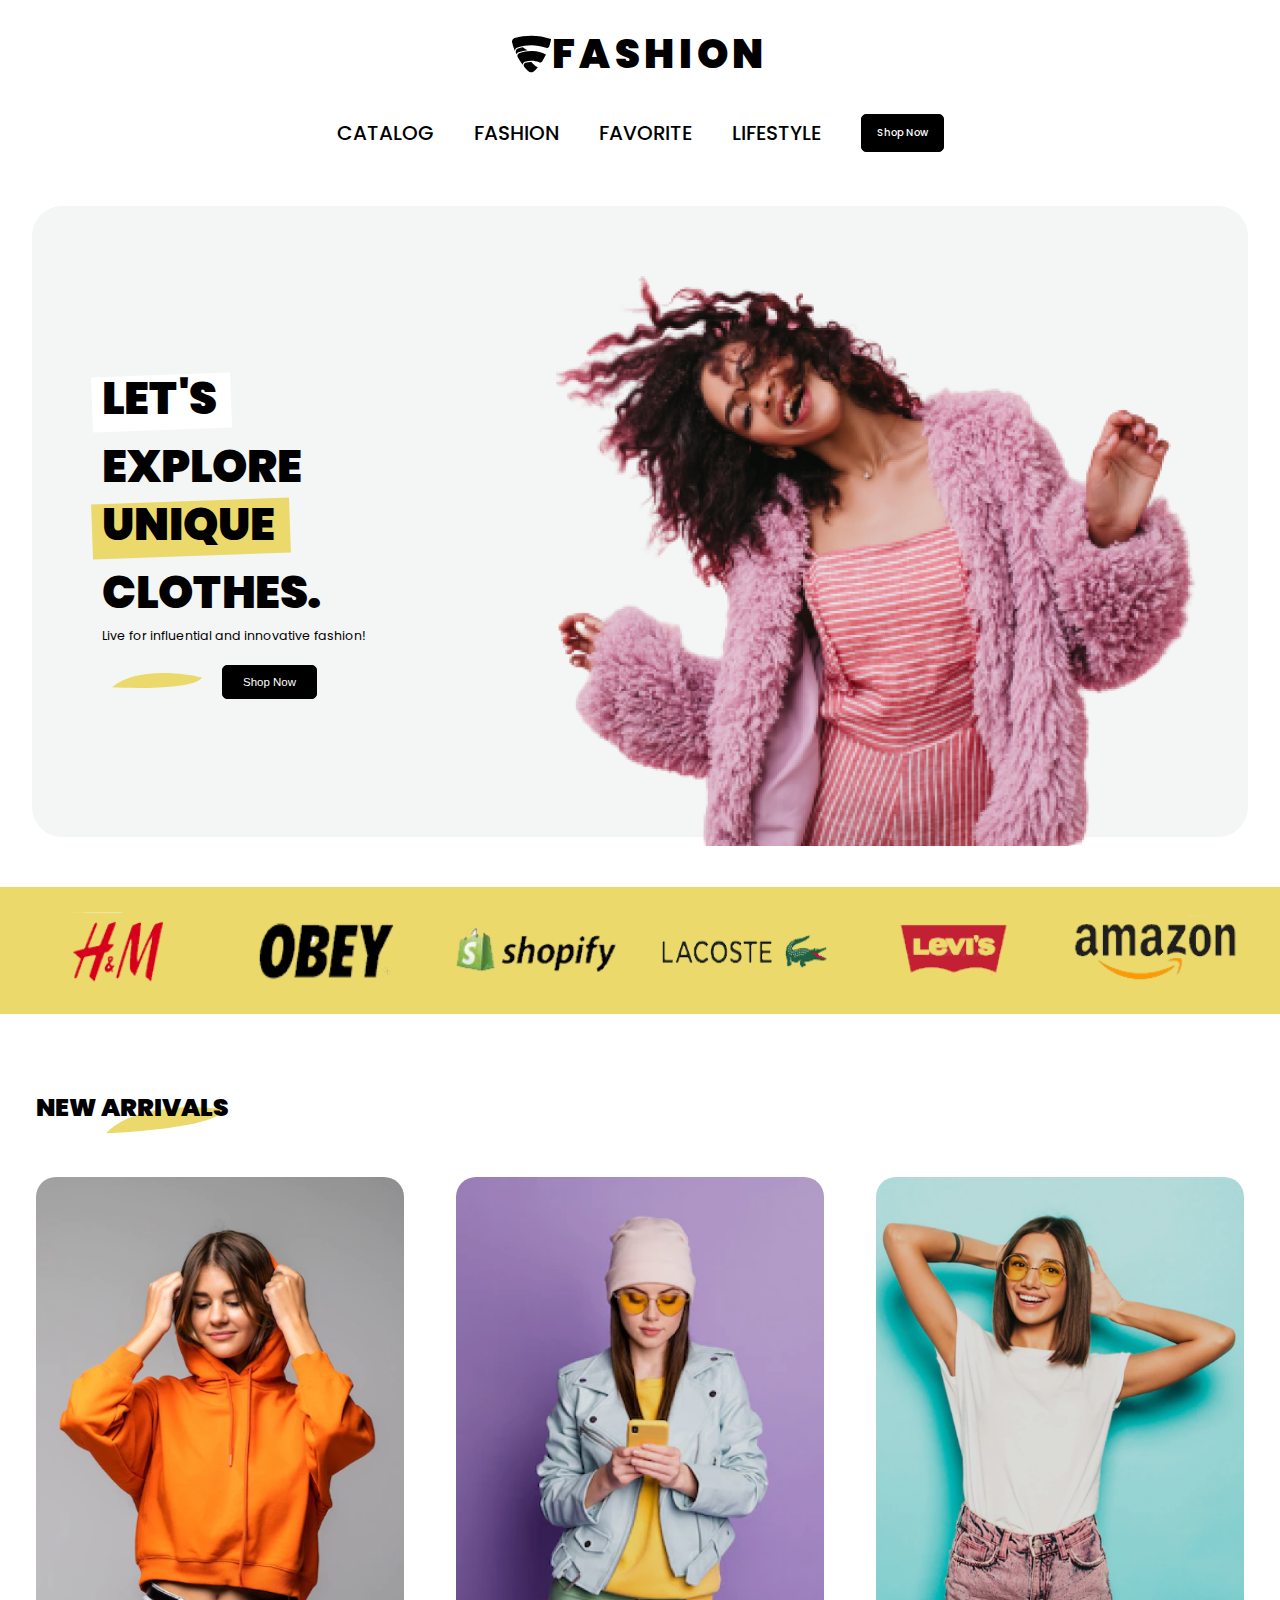
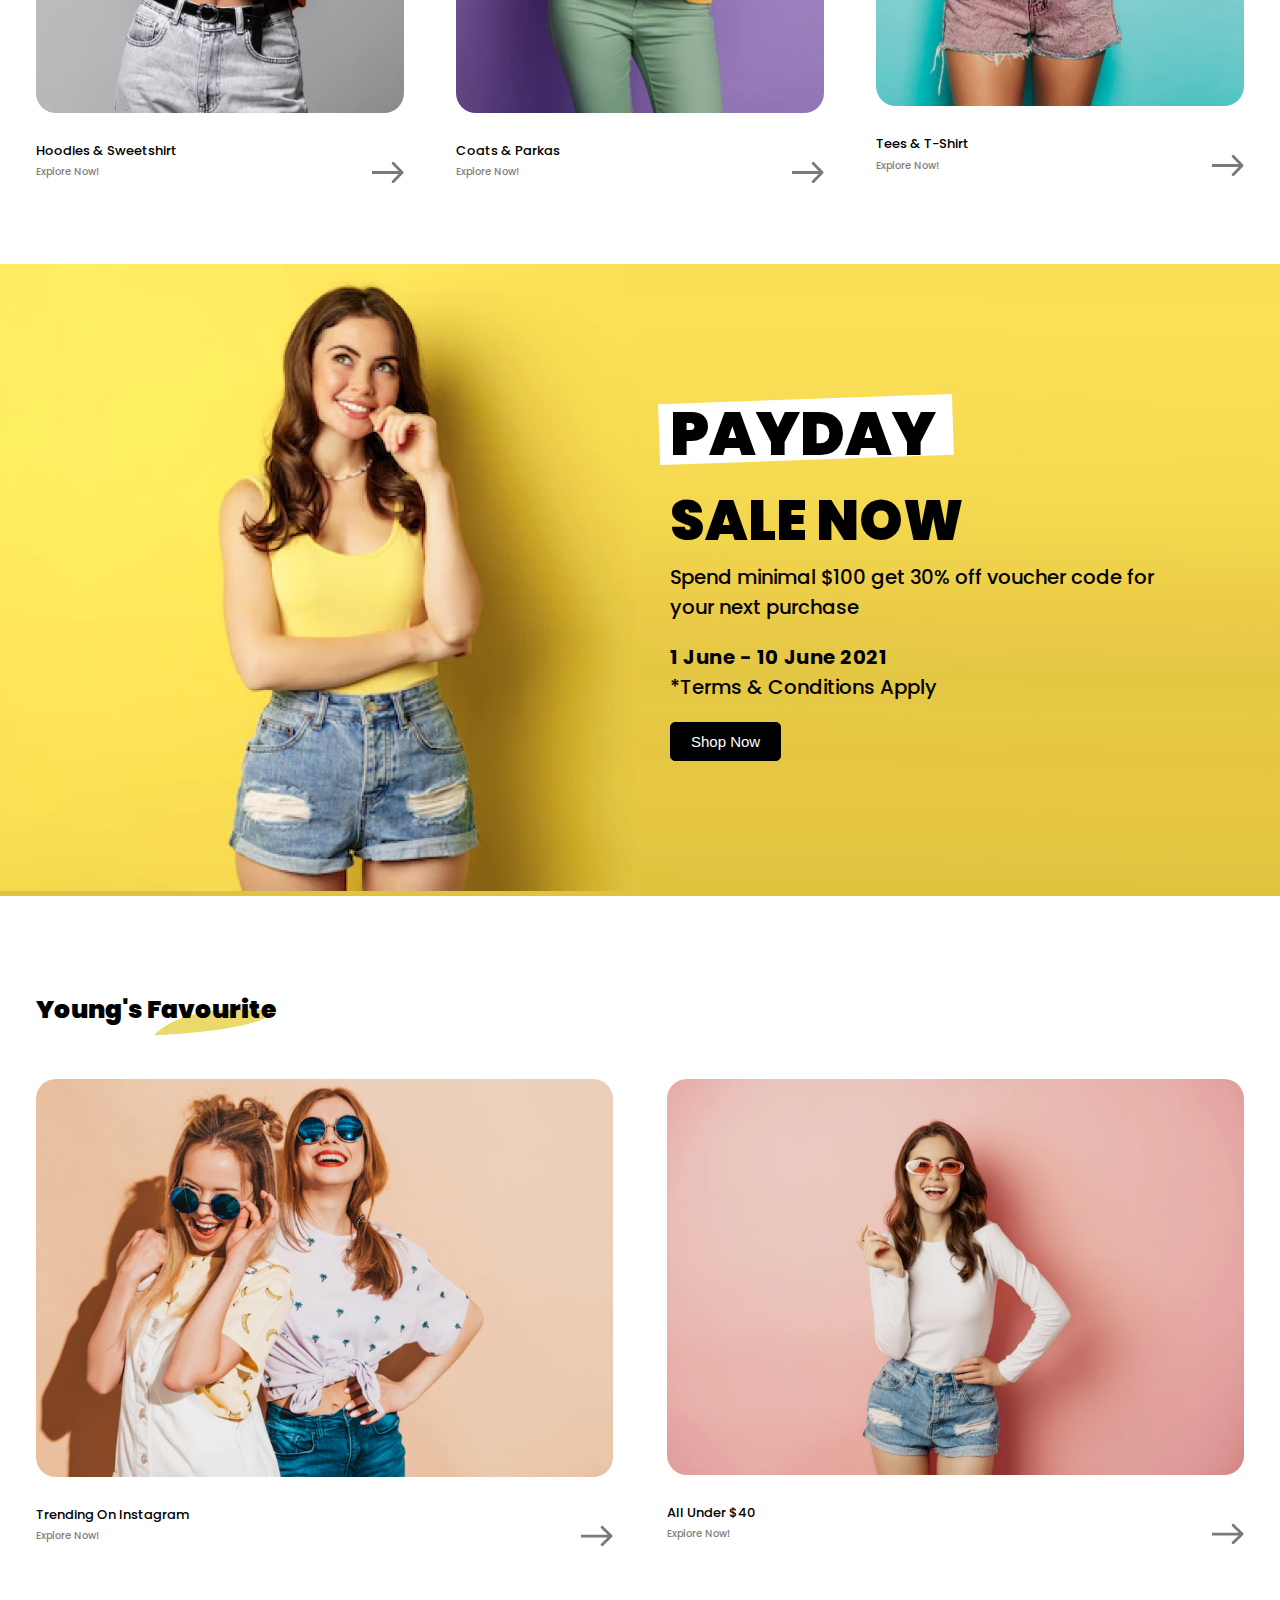
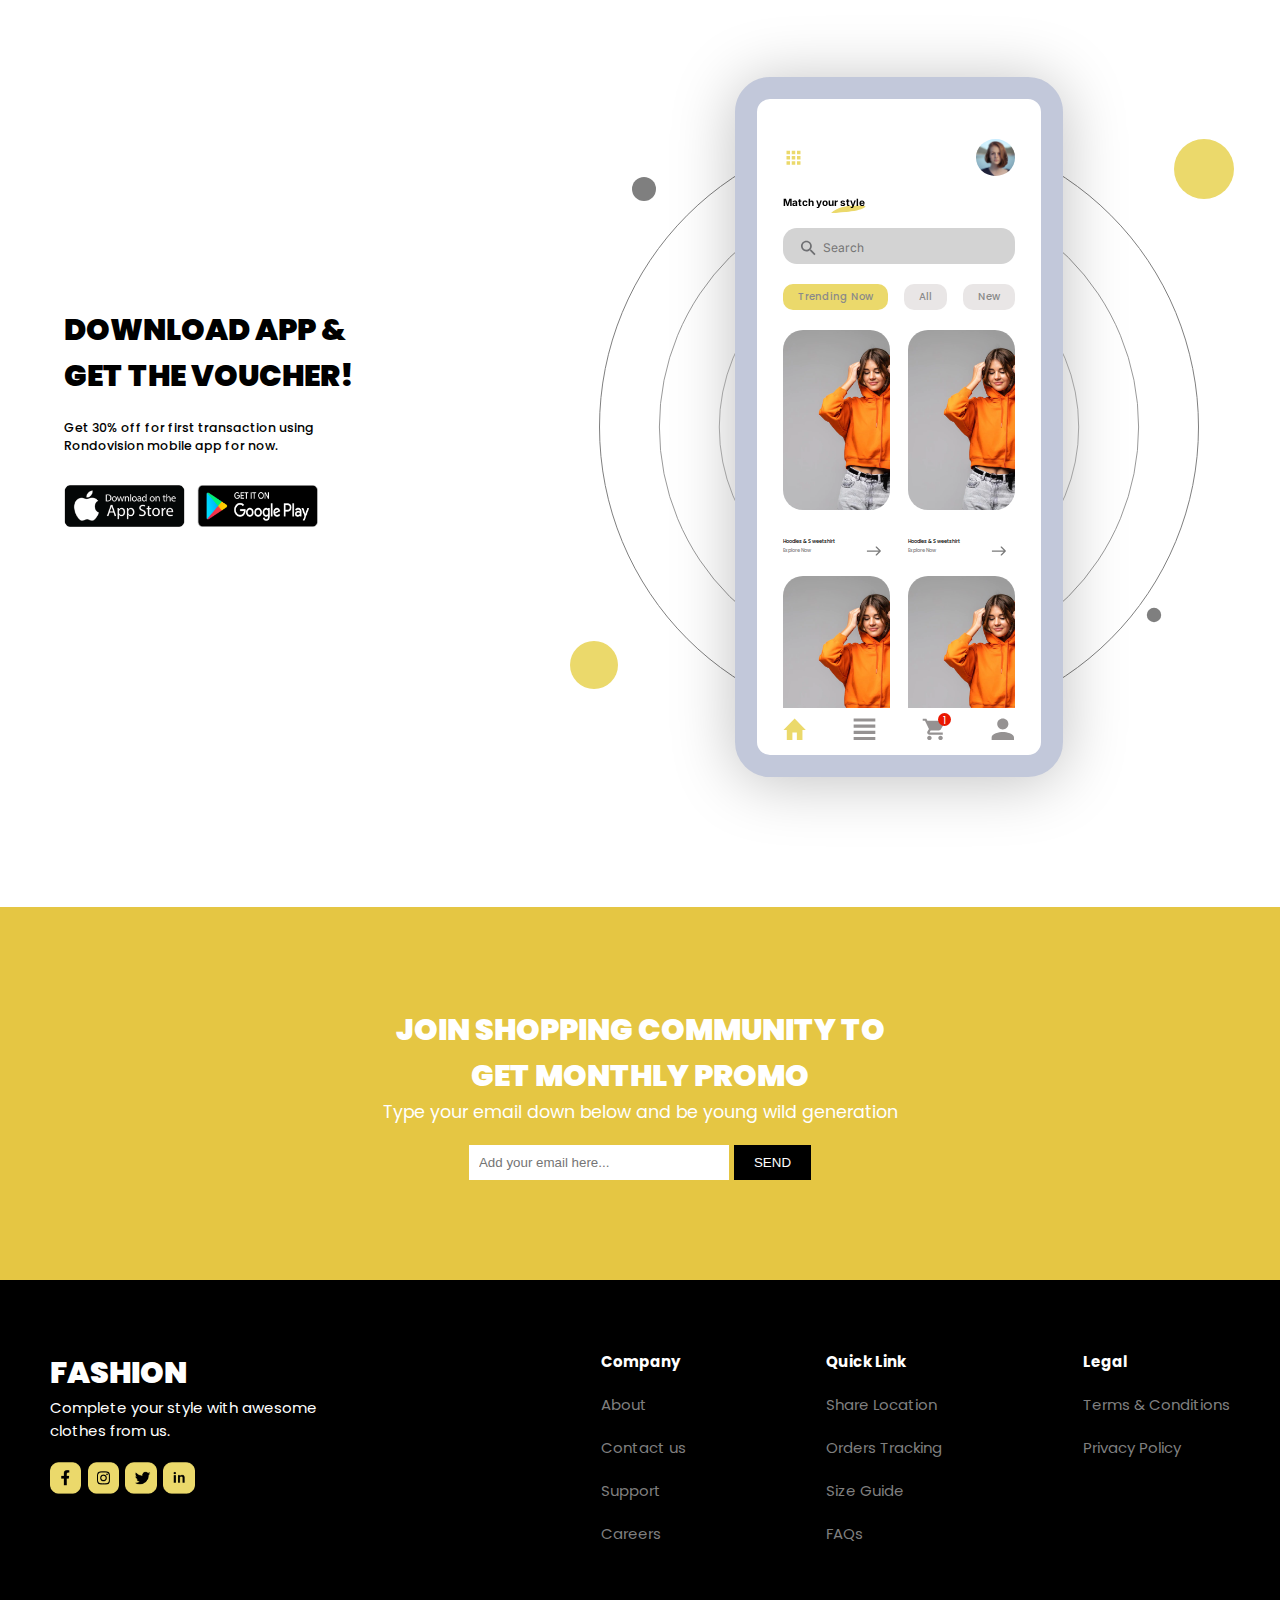
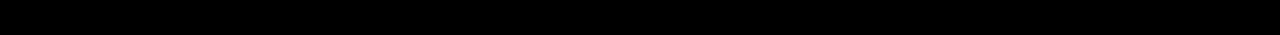
<file: index.html>
<!DOCTYPE html>
<html lang="en">
  <head>
    <meta charset="UTF-8" />
    <meta name="viewport" content="width=device-width, initial-scale=1.0" />

    <link rel="preconnect" href="https://fonts.googleapis.com" />
    <link rel="preconnect" href="https://fonts.gstatic.com" crossorigin />
    <link
      href="https://fonts.googleapis.com/css2?family=Inter:wght@400;700&family=Poppins:wght@400;500;600;700;900&display=swap"
      rel="stylesheet"
    />

    <link
      rel="stylesheet"
      href="./assets/css/plugins/font-awesome6.4.2.min.css"
    />
    <link rel="stylesheet" href="./assets/css/style.css" />

    <title>Shopping Mall Website</title>
  </head>
  <body>
    <header class="size">
      <nav class="m-width">
        <div class="menu-container">
          <a class="logo-container" href="./index.html">
            <img class="logo-img" src="./assets/img/logo.svg" alt="logo" />
            <span class="logo-text text-uppercase">fashion</span>
          </a>
          <div class="toggle-containers">
            <span id="close"><i class="fa-solid fa-bars"></i></span>
            <span id="open" class="d-none">
              <i class="fa-solid fa-circle-xmark"></i>
            </span>
          </div>
        </div>

        <ul id="menu" class="menu">
          <li class="menu-item"><a href="#catalog">catalog</a></li>
          <li class="menu-item"><a href="#fashion">fashion</a></li>
          <li class="menu-item"><a href="#favorite">favorite</a></li>
          <li class="menu-item"><a href="#lifestyle">lifestyle</a></li>
          <li class="menu-item">
            <a class="btn text-capitalize" href="#">
              <span class="btn-text">shop now</span>
            </a>
          </li>
        </ul>
      </nav>

      <!-- <section></section> -->
    </header>
    <div class="top-header">
      <div class="top-header-left">
        <h1 class="h1-text-container text">
          <span class="h1-text">
            <span class="shake-container text">
              <span class="shake"></span>
              <span class="shake-text-container">
                <span class="shake-text">let's</span>
              </span>
            </span>
            explore
            <span class="shake-container text">
              <span class="shake shake-yellow"></span>
              <span class="shake-text-container">
                <span class="shake-text">unique</span>
              </span>
            </span>
            clothes.
          </span>
        </h1>

        <p class="hero-text-container text">
          <span class="hero-text">
            Live for influential and innovative fashion!
          </span>
        </p>
        <div class="top-header-buttons">
          <span class="size">
            <img
              class="btn-curve m-1"
              src="./assets/img/btn-curve.svg"
              alt="btn curve"
            />
          </span>
          <button class="btn text-capitalize m-1 d-i-block">
            <span class="btn-text">shop now</span>
          </button>
        </div>
      </div>

      <div class="top-header-right">
        <img src="./assets/img/hero-img.png" alt="happy lady image" />
      </div>
    </div>

    <div class="company-logos">
      <img src="./assets/img/company_hm.png" alt="hm company" />
      <img src="./assets/img/company_obey.png" alt="obey company" />
      <img src="./assets/img/company_shopify.png" alt="shopify company" />
      <img src="./assets/img/company_lacoste.png" alt="lacoste company" />
      <img src="./assets/img/company_levis.png" alt="levis company" />
      <img src="./assets/img/company_amazon.png" alt="amazon company" />
    </div>

    <div class="arrivals-section">
      <h2 class="h2-text-container text-uppercase text">
        <span class="h2-text">new arrivals</span>
        <span class="size">
          <img
            class="btn-curve m-1"
            src="./assets/img/btn-curve.svg"
            alt="btn curve"
          />
        </span>
      </h2>

      <div class="card-box">
        <div class="card m-1">
          <img
            class="card-image"
            src="./assets/img/new_arrivals_orange.png"
            alt="product image"
          />

          <div class="card-body">
            <h3 class="title-text-container text">
              <span class="title-text">hoodies & sweetshirt</span>
            </h3>

            <div class="card-footer">
              <a href="#" class="explore-text-container text">
                <span class="explore-text">explore now!</span>
              </a>

              <img
                class="arrow-right"
                src="./assets/img/arrow-right.svg"
                alt="arrow right icon"
              />
            </div>
          </div>
        </div>

        <div class="card m-1">
          <img
            class="card-image"
            src="./assets/img/new_arrivals_blue.png"
            alt="product image"
          />

          <div class="card-body">
            <h3 class="title-text-container text">
              <span class="title-text">coats & parkas</span>
            </h3>

            <div class="card-footer">
              <a href="#" class="explore-text-container text">
                <span class="explore-text">explore now!</span>
              </a>

              <img
                class="arrow-right"
                src="./assets/img/arrow-right.svg"
                alt="arrow right icon"
              />
            </div>
          </div>
        </div>

        <div class="card m-1">
          <img
            class="card-image"
            src="./assets/img/new_arrivals_white.png"
            alt="product image"
          />

          <div class="card-body">
            <h3 class="title-text-container text">
              <span class="title-text">tees & t-shirt</span>
            </h3>

            <div class="card-footer">
              <a href="#" class="explore-text-container text">
                <span class="explore-text">explore now!</span>
              </a>

              <img
                class="arrow-right"
                src="./assets/img/arrow-right.svg"
                alt="arrow right icon"
              />
            </div>
          </div>
        </div>
      </div>
    </div>

    <div class="payday-section">
      <div class="payday-inner-left">
        <img src="./assets/img/yellow-lady.png" alt="yellow lady" />
      </div>
      <div class="payday-inner-right">
        <h1 class="h1-text-container text">
          <span class="h1-text">
            <span class="shake-container text">
              <span class="shake"></span>
              <span class="shake-text-container">
                <span class="shake-text">payday</span>
              </span>
            </span>
            sale now
          </span>
        </h1>

        <p class="sales-text-container text">
          <span class="sales-text">
            Spend minimal $100 get 30% off voucher code for your next purchase
          </span>
        </p>
        <h4 class="sales-header-text-container text">
          <span class="sales-header-text">1 June - 10 June 2021</span>
        </h4>
        <p class="sales-text-container text">
          <span class="sales-text"> *Terms & Conditions Apply </span>
        </p>

        <button class="btn text-capitalize d-i-block">
          <span class="btn-text">shop now</span>
        </button>
      </div>
    </div>

    <div class="favourite-section">
      <h2 class="h2-text-container text-capitalize text">
        <span class="h2-text">young's favourite</span>
        <span class="size">
          <img
            class="btn-curve m-1"
            src="./assets/img/btn-curve.svg"
            alt="btn curve"
          />
        </span>
      </h2>

      <div class="card-box">
        <div class="card m-1">
          <img
            class="card-image"
            src="./assets/img/favourite_image_1.png"
            alt="product image"
          />

          <div class="card-body">
            <h3 class="title-text-container text">
              <span class="title-text">trending on instagram</span>
            </h3>

            <div class="card-footer">
              <a href="#" class="explore-text-container text">
                <span class="explore-text">explore now!</span>
              </a>

              <img
                class="arrow-right"
                src="./assets/img/arrow-right.svg"
                alt="arrow right icon"
              />
            </div>
          </div>
        </div>

        <div class="card m-1">
          <img
            class="card-image"
            src="./assets/img/favourite_image_2.png"
            alt="product image"
          />

          <div class="card-body">
            <h3 class="title-text-container text">
              <span class="title-text">all under $40</span>
            </h3>

            <div class="card-footer">
              <a href="#" class="explore-text-container text">
                <span class="explore-text">explore now!</span>
              </a>

              <img
                class="arrow-right"
                src="./assets/img/arrow-right.svg"
                alt="arrow right icon"
              />
            </div>
          </div>
        </div>
      </div>
    </div>

    <div class="app-voucher-section">
      <div class="voucher-box-left">
        <h2 class="news-latter-header-container text">
          <span class="news-latter-header-text">
            DOWNLOAD APP & <br />
            GET THE VOUCHER!
          </span>
        </h2>

        <p class="gray-text-container text">
          <span class="gray-text">
            Get 30% off for first transaction using<br/> Rondovision mobile app for
            now.
          </span>
        </p>

        <div class="playstore-images">
          <!-- <div class="apple"></div>
					<div class="google"></div> -->

          <img src="./assets/img/apple-store-icon.png" alt="" />
          <img src="./assets/img/google-store-icon.png" alt="" />
        </div>
      </div>

      <div class="voucher-box-right">
        <div class="circle-star-container size">
          <div class="phone">
            <div class="phone-header">
              <svg
                xmlns="http://www.w3.org/2000/svg"
                width="21"
                height="22"
                viewBox="0 0 21 22"
                fill="none"
              >
                <g clip-path="url(#clip0_2_350)">
                  <path
                    d="M3.50037 7.21177H6.9979V3.71423H3.50037V7.21177ZM8.74667 17.7044H12.2442V14.2068H8.74667V17.7044ZM3.50037 17.7044H6.9979V14.2068H3.50037V17.7044ZM3.50037 12.4581H6.9979V8.96054H3.50037V12.4581ZM8.74667 12.4581H12.2442V8.96054H8.74667V12.4581ZM13.993 3.71423V7.21177H17.4905V3.71423H13.993ZM8.74667 7.21177H12.2442V3.71423H8.74667V7.21177ZM13.993 12.4581H17.4905V8.96054H13.993V12.4581ZM13.993 17.7044H17.4905V14.2068H13.993V17.7044Z"
                    fill="#EBD96B"
                  />
                </g>
                <defs>
                  <clipPath id="clip0_2_350">
                    <rect
                      width="20.9852"
                      height="20.9852"
                      fill="white"
                      transform="translate(0.00341797 0.216797)"
                    />
                  </clipPath>
                </defs>
              </svg>

              <img
                class="phone-profile-image"
                src="./assets/img/phone-profile.jpeg"
                alt="profile image"
              />
            </div>

            <div class="phone-body">
              <h2 class="p-text-container text">
                <span class="p-text">Match your style</span>
                <svg
                  class="btn-curve"
                  xmlns="http://www.w3.org/2000/svg"
                  width="190"
                  height="32"
                  viewBox="0 0 190 32"
                  fill="none"
                >
                  <path
                    d="M0 30.6152C48 -11.7848 146.667 -1.05149 190 9.61518C176.4 33.6152 57.6667 33.6152 0 30.6152Z"
                    fill="#EBD96B"
                  />
                </svg>
              </h2>

              <div class="search-container">
                <input class="search size" type="text" placeholder="Search" />
                <svg
                  class="search-icon"
                  xmlns="http://www.w3.org/2000/svg"
                  width="22"
                  height="22"
                  viewBox="0 0 22 22"
                  fill="none"
                >
                  <path
                    d="M14.0532 12.3841H13.3625L13.1176 12.148C13.9745 11.1512 14.4904 9.85713 14.4904 8.44937C14.4904 5.31033 11.9459 2.76587 8.80691 2.76587C5.66787 2.76587 3.12341 5.31033 3.12341 8.44937C3.12341 11.5884 5.66787 14.1329 8.80691 14.1329C10.2147 14.1329 11.5088 13.617 12.5056 12.7601L12.7416 13.0049V13.6957L17.1136 18.0588L18.4164 16.756L14.0532 12.3841ZM8.80691 12.3841C6.62969 12.3841 4.87218 10.6266 4.87218 8.44937C4.87218 6.27215 6.62969 4.51464 8.80691 4.51464C10.9841 4.51464 12.7416 6.27215 12.7416 8.44937C12.7416 10.6266 10.9841 12.3841 8.80691 12.3841Z"
                    fill="#6E6F72"
                  />
                </svg>
              </div>

              <div class="trending-container">
                <button class="size yellow"><span>trending now</span></button>
                <button class="size"><span>all</span></button>
                <button class="size"><span>new</span></button>
              </div>

              <div class="products size">
                <div class="card">
                  <img
                    class="card-image"
                    src="./assets/img/girl.png"
                    alt="product image"
                  />

                  <div class="card-body">
                    <h3 class="title-text-container text">
                      <span class="title-text">hoodies & sweetshirt</span>
                    </h3>

                    <div class="card-footer">
                      <a href="#" class="explore-text-container text">
                        <span class="explore-text">explore now</span>
                      </a>

                      <img
                        class="arrow-right"
                        src="./assets/img/arrow-right.svg"
                        alt="arrow right icon"
                      />
                    </div>
                  </div>
                </div>
                <div class="card">
                  <img
                    class="card-image"
                    src="./assets/img/girl.png"
                    alt="product image"
                  />

                  <div class="card-body">
                    <h3 class="title-text-container text">
                      <span class="title-text">hoodies & sweetshirt</span>
                    </h3>

                    <div class="card-footer">
                      <a href="#" class="explore-text-container text">
                        <span class="explore-text">explore now</span>
                      </a>

                      <img
                        class="arrow-right"
                        src="./assets/img/arrow-right.svg"
                        alt="arrow right icon"
                      />
                    </div>
                  </div>
                </div>
                <div class="card">
                  <img
                    class="card-image"
                    src="./assets/img/girl.png"
                    alt="product image"
                  />

                  <div class="card-body">
                    <h3 class="title-text-container text">
                      <span class="title-text">hoodies & sweetshirt</span>
                    </h3>

                    <div class="card-footer">
                      <a href="#" class="explore-text-container text">
                        <span class="explore-text">explore now</span>
                      </a>

                      <img
                        class="arrow-right"
                        src="./assets/img/arrow-right.svg"
                        alt="arrow right icon"
                      />
                    </div>
                  </div>
                </div>
                <div class="card">
                  <img
                    class="card-image"
                    src="./assets/img/girl.png"
                    alt="product image"
                  />

                  <div class="card-body">
                    <h3 class="title-text-container text">
                      <span class="title-text">hoodies & sweetshirt</span>
                    </h3>

                    <div class="card-footer">
                      <a href="#" class="explore-text-container text">
                        <span class="explore-text">explore now</span>
                      </a>

                      <img
                        class="arrow-right"
                        src="./assets/img/arrow-right.svg"
                        alt="arrow right icon"
                      />
                    </div>
                  </div>
                </div>
              </div>
            </div>

            <div class="phone-nav">
              <svg
                xmlns="http://www.w3.org/2000/svg"
                width="24"
                height="24"
                viewBox="0 0 24 24"
                fill="none"
              >
                <path
                  d="M9.45189 23.3916V15.3678H14.1736V23.3916H20.0757V12.6932H23.6169L11.8127 0.657593L0.00854492 12.6932H3.5498V23.3916H9.45189Z"
                  fill="#EBD96B"
                />
              </svg>

              <svg
                xmlns="http://www.w3.org/2000/svg"
                width="22"
                height="22"
                viewBox="0 0 22 22"
                fill="none"
              >
                <path
                  d="M0.200928 15.3957H21.1861V12.3978H0.200928V15.3957ZM0.200928 21.3915H21.1861V18.3936H0.200928V21.3915ZM0.200928 9.39992H21.1861V6.40203H0.200928V9.39992ZM0.200928 0.40625V3.40414H21.1861V0.40625H0.200928Z"
                  fill="#959292"
                />
              </svg>

              <div class="p-relative">
                <svg
                  xmlns="http://www.w3.org/2000/svg"
                  width="25"
                  height="24"
                  viewBox="0 0 25 24"
                  fill="none"
                >
                  <path
                    d="M7.85229 18.8448C6.55383 18.8448 5.50325 19.8678 5.50325 21.1182C5.50325 22.3686 6.55383 23.3916 7.85229 23.3916C9.15075 23.3916 10.2131 22.3686 10.2131 21.1182C10.2131 19.8678 9.15075 18.8448 7.85229 18.8448ZM0.769775 0.657593V2.93099H3.13061L7.38012 11.5585L5.78655 14.3435C5.59769 14.6617 5.49145 15.0368 5.49145 15.4347C5.49145 16.6851 6.55383 17.7081 7.85229 17.7081H22.0173V15.4347H8.34806C8.18281 15.4347 8.05296 15.3097 8.05296 15.1505L8.08837 15.0141L9.15075 13.1613H17.9449C18.8302 13.1613 19.6093 12.6952 20.0106 11.9905L24.2365 4.61331C24.3309 4.45417 24.3782 4.26093 24.3782 4.06769C24.3782 3.44251 23.847 2.93099 23.1977 2.93099H5.73934L4.62974 0.657593H0.769775ZM19.6565 18.8448C18.358 18.8448 17.3074 19.8678 17.3074 21.1182C17.3074 22.3686 18.358 23.3916 19.6565 23.3916C20.9549 23.3916 22.0173 22.3686 22.0173 21.1182C22.0173 19.8678 20.9549 18.8448 19.6565 18.8448Z"
                    fill="#959292"
                  />
                </svg>
                <span class="pill">1</span>
              </div>

              <svg
                xmlns="http://www.w3.org/2000/svg"
                width="24"
                height="24"
                viewBox="0 0 24 24"
                fill="none"
              >
                <path
                  d="M12.0127 12.0247C15.2736 12.0247 17.9148 9.48135 17.9148 6.34121C17.9148 3.20108 15.2736 0.657715 12.0127 0.657715C8.75178 0.657715 6.11059 3.20108 6.11059 6.34121C6.11059 9.48135 8.75178 12.0247 12.0127 12.0247ZM12.0127 14.8665C8.07304 14.8665 0.208496 16.7704 0.208496 20.55V23.3917H23.8169V20.55C23.8169 16.7704 15.9523 14.8665 12.0127 14.8665Z"
                  fill="#959292"
                />
              </svg>
            </div>
          </div>

          <div class="circle-star circle-star-1 circle-star-gray"></div>
          <div
            class="circle-star circle-star-2 circle-star-yellow scale-3"
          ></div>
          <div class="circle-star circle-star-3 circle-star-gray scale-1"></div>
          <div
            class="circle-star circle-star-4 circle-star-yellow scale-2"
          ></div>

          <div class="circle circle-1"></div>
          <div class="circle circle-2"></div>
          <div class="circle circle-3"></div>
        </div>
      </div>
    </div>

    <div class="footer-section">
      <div class="footer-top">
        <h2 class="news-latter-header-container text">
          <span class="news-latter-header-text">
            JOIN SHOPPING COMMUNITY TO<br/> GET MONTHLY PROMO
          </span>
        </h2>

        <p class="news-latter-text-container text">
          <span class="news-latter-text">
            Type your email down below and be young wild generation
          </span>
        </p>
        <form action="">
          <input type="text" placeholder="Add your email here...">
          <button type="submit">Send</button>

        </form>
      </div>
      <div class="footer-bottom">
        <div class="footer-bottom-left">
          <div>
          <h2 class="news-latter-header-container text">
            <span class="news-latter-header-text"> FASHION </span>
          </h2>

          <p class="news-latter-text-container text">
            <span class="news-latter-text">
              Complete your style with awesome clothes from us.
            </span>
          </p>
        </div>

          <div class="socials">
            <img src="./assets/img/social_facebook.png" alt="Facebook Social Link" />
            <img src="./assets/img/social_instagram.png" alt="Instagram Social Link" />
            <img src="./assets/img/social_twitter.png" alt="Twitter Social Link" />
            <img src="./assets/img/social_linkedin.png" alt="Linkedin Social Link" />
          </div>
        </div>
    
    <div class="footer-bottom-right">
      <ul>
        <li style="color:white;font-weight:bold">Company</li>
        <li>About</li>
        <li>Contact us</li>
        <li>Support</li>
        <li>Careers</li>
      </ul>

      <ul>
          <li style="color:white;font-weight:bold">Quick Link</li>
          <li>Share Location</li>
          <li>Orders Tracking</li>
          <li>Size Guide</li>
          <li>FAQs</li>
      </ul>

      <ul>
          <li style="color:white;font-weight:bold">Legal</li>
          <li>Terms & Conditions</li>
          <li>Privacy Policy</li>
      </ul>			
  </div>







      </div>
    </div>

    <script src="./assets/js/plugins/font-awesome6.4.2.min.js"></script>
    <script src="./assets/js/index.js"></script>
  </body>
</html>
</file>
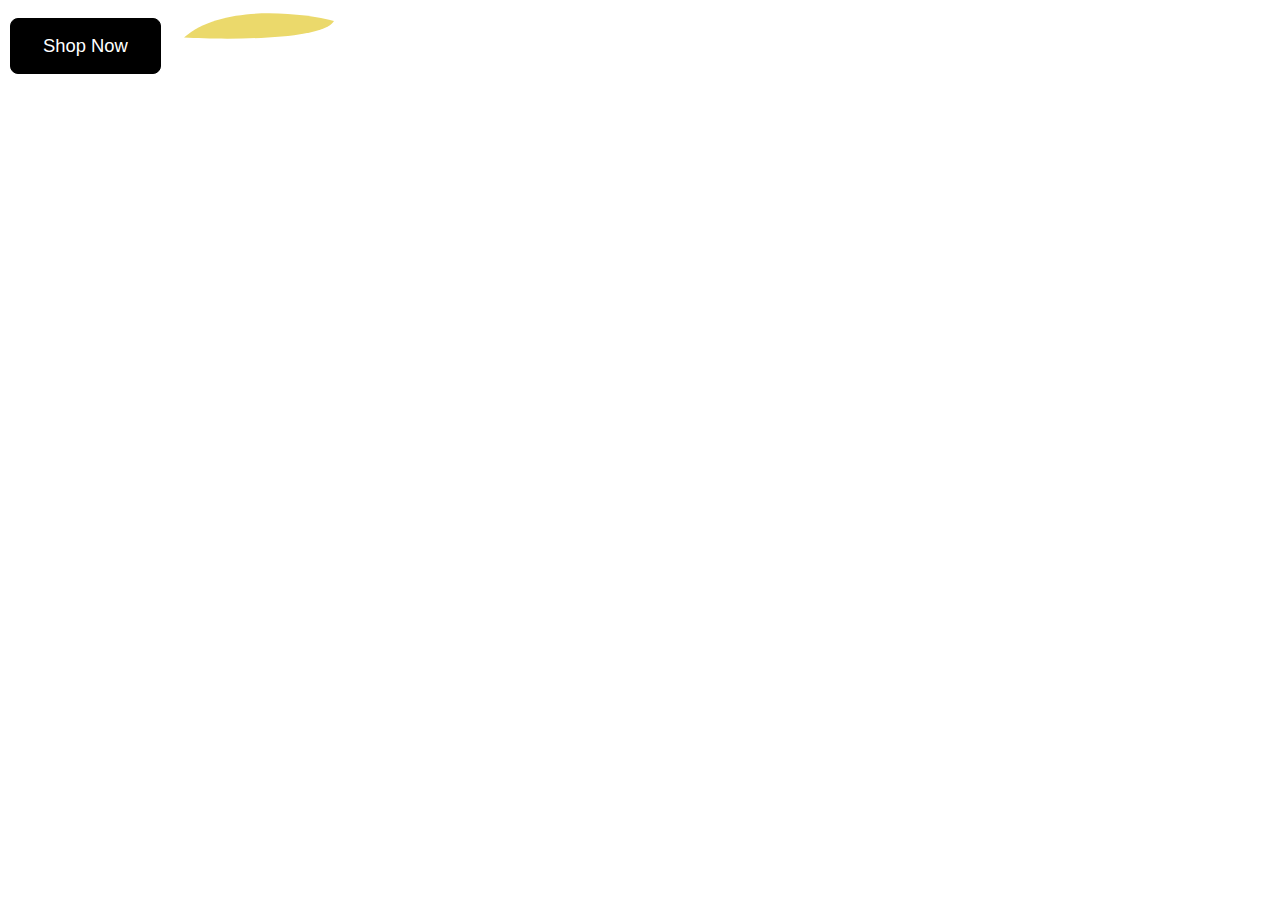
<file: components/button.html>
<!DOCTYPE html>
<html lang="en">
	<head>
		<meta charset="UTF-8" />
		<meta name="viewport" content="width=device-width, initial-scale=1.0" />

		<link rel="preconnect" href="https://fonts.googleapis.com" />
		<link rel="preconnect" href="https://fonts.gstatic.com" crossorigin />
		<link
			href="https://fonts.googleapis.com/css2?family=Inter:wght@400;700&family=Poppins:wght@400;500;600;700;900&display=swap"
			rel="stylesheet" />

		<link rel="stylesheet" href="../assets/css/components/base.css" />
		<link rel="stylesheet" href="../assets/css/components/button.css" />
		<title>Button</title>
	</head>
	<body>
		<button class="btn text-capitalize m-1 d-i-block">
			<span class="btn-text">shop now</span>
		</button>

		<span class="size">
			<img
				class="btn-curve m-1"
				src="../assets/img/btn-curve.svg"
				alt="btn curve" />
		</span>
	</body>
</html>
</file>
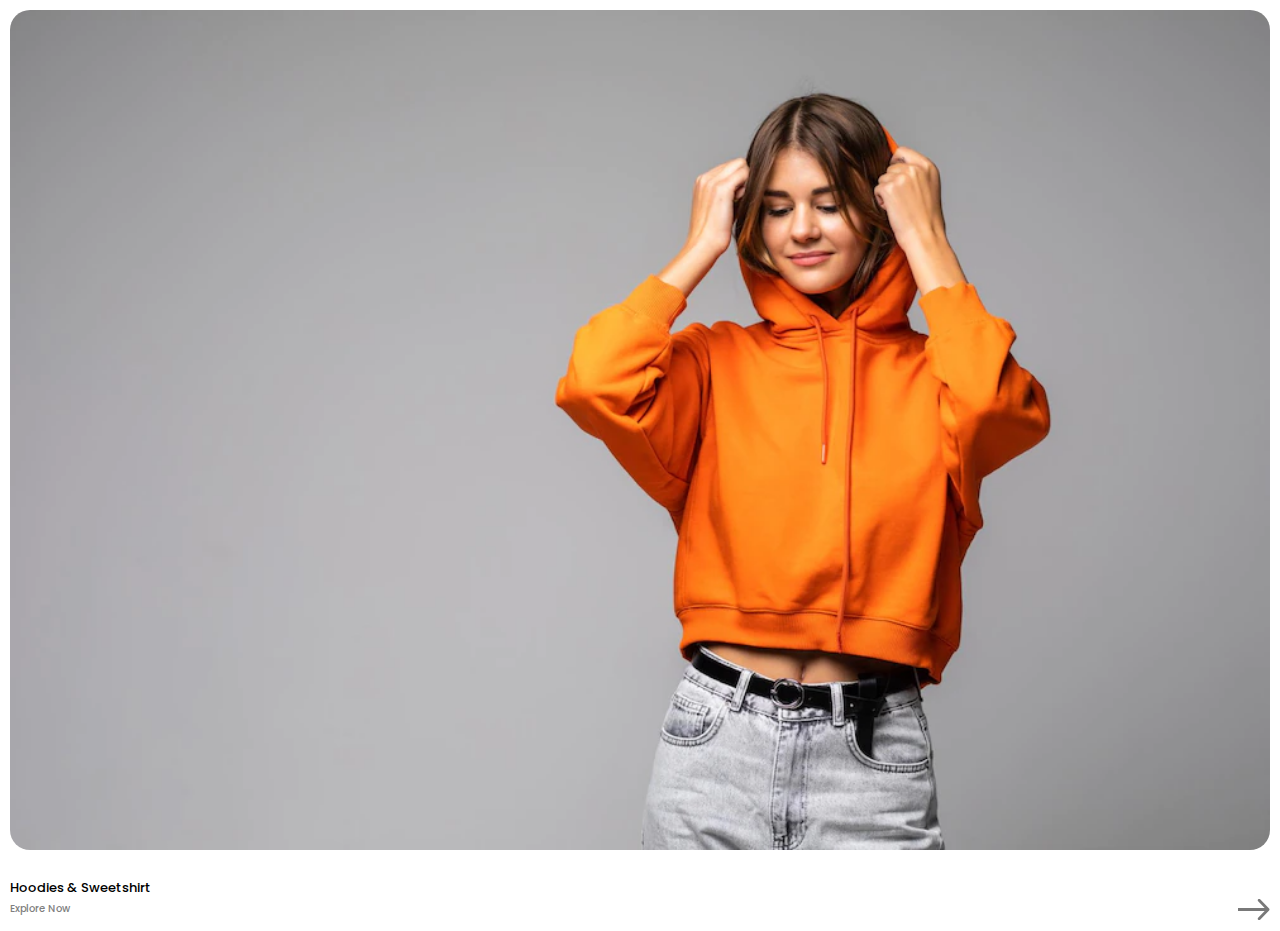
<file: components/card.html>
<!DOCTYPE html>
<html lang="en">
	<head>
		<meta charset="UTF-8" />
		<meta name="viewport" content="width=device-width, initial-scale=1.0" />

		<link rel="preconnect" href="https://fonts.googleapis.com" />
		<link rel="preconnect" href="https://fonts.gstatic.com" crossorigin />
		<link
			href="https://fonts.googleapis.com/css2?family=Inter:wght@400;700&family=Poppins:wght@400;500;600;700;900&display=swap"
			rel="stylesheet" />

		<link rel="stylesheet" href="../assets/css/components/base.css" />
		<link rel="stylesheet" href="../assets/css/components/typography.css" />
		<link rel="stylesheet" href="../assets/css/components/card.css" />
		<title>card</title>
	</head>
	<body>
		<div class="card m-1">
			<img
				class="card-image"
				src="../assets/img/girl.png"
				alt="product image" />

			<div class="card-body">
				<h3 class="title-text-container text">
					<span class="title-text">hoodies & sweetshirt</span>
				</h3>

				<div class="card-footer">
					<a href="#" class="explore-text-container text">
						<span class="explore-text">explore now</span>
					</a>

					<img
						class="arrow-right"
						src="../assets/img/arrow-right.svg"
						alt="arrow right icon" />
				</div>
			</div>
		</div>
	</body>
</html>
</file>
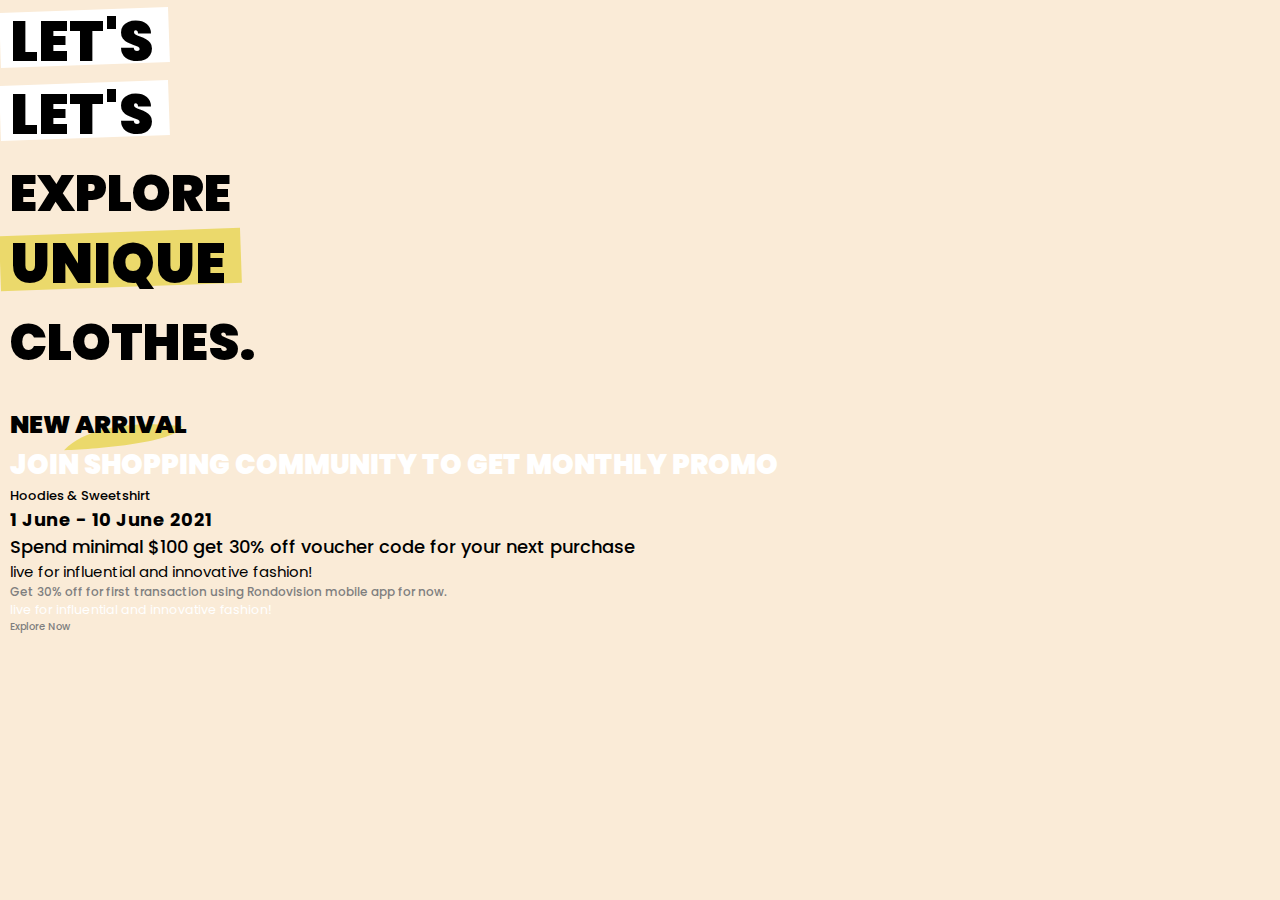
<file: components/typography.html>
<!DOCTYPE html>
<html lang="en">
	<head>
		<meta charset="UTF-8" />
		<meta name="viewport" content="width=device-width, initial-scale=1.0" />

		<link rel="preconnect" href="https://fonts.googleapis.com" />
		<link rel="preconnect" href="https://fonts.gstatic.com" crossorigin />
		<link
			href="https://fonts.googleapis.com/css2?family=Inter:wght@400;700&family=Poppins:wght@400;500;600;700;900&display=swap"
			rel="stylesheet" />

		<link rel="stylesheet" href="../assets/css/components/base.css" />
		<link rel="stylesheet" href="../assets/css/components/button.css" />
		<link rel="stylesheet" href="../assets/css/components/typography.css" />
		<title>Typography</title>
	</head>
	<body style="background: antiquewhite; padding: 10px">
		<p class="shake-container text">
			<span class="shake"></span>
			<span class="shake-text-container">
				<span class="shake-text">let's</span>
			</span>
		</p>

		<h1 class="h1-text-container text">
			<span class="h1-text">
				<span class="shake-container text">
					<span class="shake"></span>
					<span class="shake-text-container">
						<span class="shake-text">let's</span>
					</span>
				</span>
				explore
				<span class="shake-container text">
					<span class="shake shake-yellow"></span>
					<span class="shake-text-container">
						<span class="shake-text">unique</span>
					</span>
				</span>
				clothes.
			</span>
		</h1>

		<h2 class="h2-text-container text-uppercase text">
			<span class="h2-text">new arrival</span>
			<span class="size">
				<img
					class="btn-curve m-1"
					src="../assets/img/btn-curve.svg"
					alt="btn curve" />
			</span>
		</h2>

		<h2 class="news-latter-header-container text">
			<span class="news-latter-header-text">
				JOIN SHOPPING COMMUNITY TO GET MONTHLY PROMO
			</span>
		</h2>

		<h3 class="title-text-container text">
			<span class="title-text">hoodies & sweetshirt</span>
		</h3>

		<h4 class="sales-header-text-container text">
			<span class="sales-header-text">1 June - 10 June 2021</span>
		</h4>

		<p class="sales-text-container text">
			<span class="sales-text">
				Spend minimal $100 get 30% off voucher code for your next purchase
			</span>
		</p>

		<p class="hero-text-container text">
			<span class="hero-text">
				live for influential and innovative fashion!
			</span>
		</p>

		<p class="gray-text-container text">
			<span class="gray-text">
				Get 30% off for first transaction using Rondovision mobile app for now.
			</span>
		</p>

		<p class="news-latter-text-container text">
			<span class="news-latter-text">
				live for influential and innovative fashion!
			</span>
		</p>

		<a href="#" class="explore-text-container text">
			<span class="explore-text">explore now</span>
		</a>
	</body>
</html>
</file>
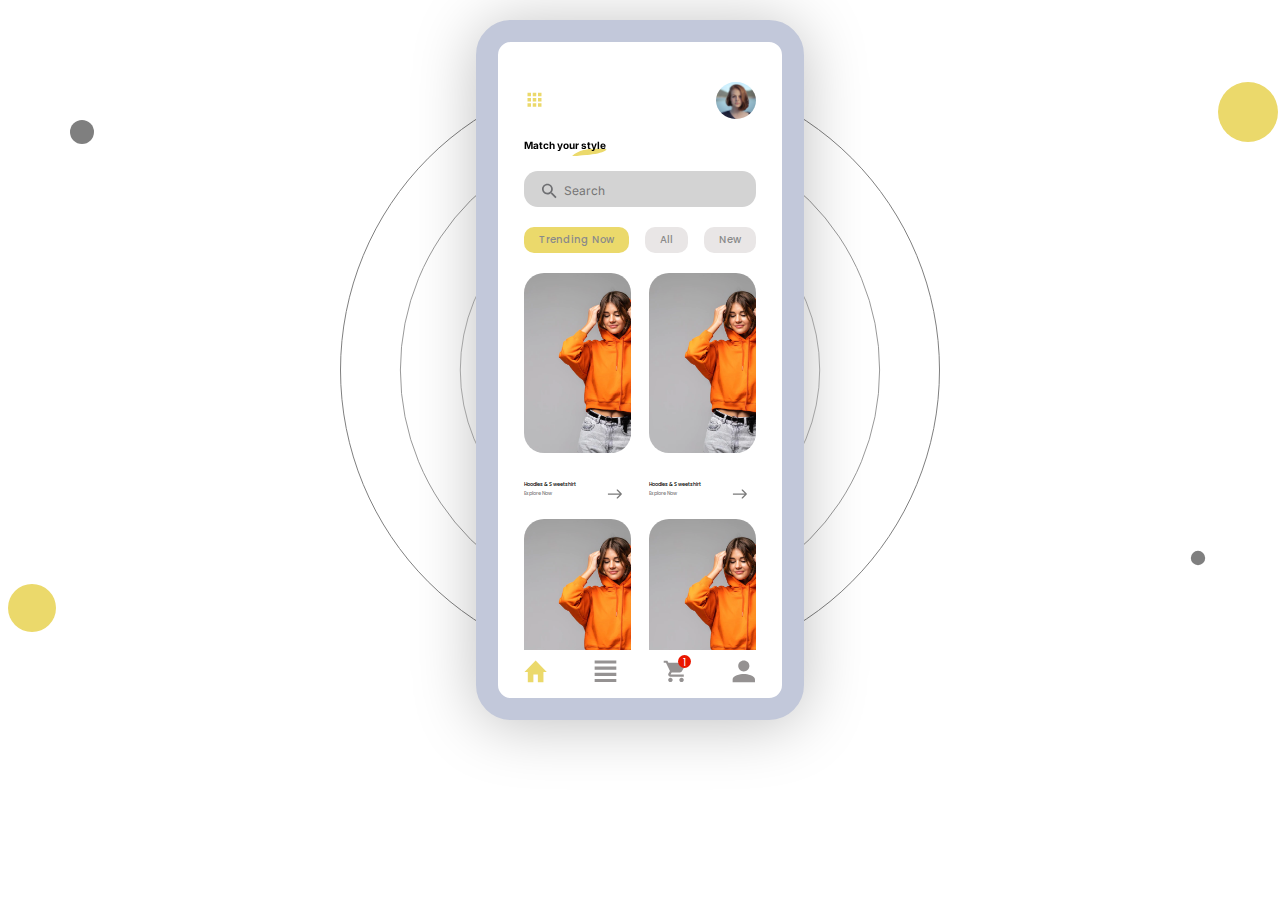
<file: components/utils.html>
<!DOCTYPE html>
<html lang="en">
	<head>
		<meta charset="UTF-8" />
		<meta name="viewport" content="width=device-width, initial-scale=1.0" />

		<link rel="preconnect" href="https://fonts.googleapis.com" />
		<link rel="preconnect" href="https://fonts.gstatic.com" crossorigin />
		<link
			href="https://fonts.googleapis.com/css2?family=Inter:wght@400;700&family=Poppins:wght@400;500;600;700;900&display=swap"
			rel="stylesheet" />

		<link rel="stylesheet" href="../assets/css/components/base.css" />
		<link rel="stylesheet" href="../assets/css/components/typography.css" />
		<link rel="stylesheet" href="../assets/css/components/button.css" />
		<link rel="stylesheet" href="../assets/css/components/card.css" />
		<link rel="stylesheet" href="../assets/css/components/utils.css" />
		<title>card</title>
	</head>
	<body style="padding: 20px">
		<div class="circle-star-container size">
			<div class="phone">
				<div class="phone-header">
					<svg
						xmlns="http://www.w3.org/2000/svg"
						width="21"
						height="22"
						viewBox="0 0 21 22"
						fill="none">
						<g clip-path="url(#clip0_2_350)">
							<path
								d="M3.50037 7.21177H6.9979V3.71423H3.50037V7.21177ZM8.74667 17.7044H12.2442V14.2068H8.74667V17.7044ZM3.50037 17.7044H6.9979V14.2068H3.50037V17.7044ZM3.50037 12.4581H6.9979V8.96054H3.50037V12.4581ZM8.74667 12.4581H12.2442V8.96054H8.74667V12.4581ZM13.993 3.71423V7.21177H17.4905V3.71423H13.993ZM8.74667 7.21177H12.2442V3.71423H8.74667V7.21177ZM13.993 12.4581H17.4905V8.96054H13.993V12.4581ZM13.993 17.7044H17.4905V14.2068H13.993V17.7044Z"
								fill="#EBD96B" />
						</g>
						<defs>
							<clipPath id="clip0_2_350">
								<rect
									width="20.9852"
									height="20.9852"
									fill="white"
									transform="translate(0.00341797 0.216797)" />
							</clipPath>
						</defs>
					</svg>

					<img
						class="phone-profile-image"
						src="../assets/img/phone-profile.jpeg"
						alt="profile image" />
				</div>

				<div class="phone-body">
					<h2 class="p-text-container text">
						<span class="p-text">Match your style</span>
						<svg
							class="btn-curve"
							xmlns="http://www.w3.org/2000/svg"
							width="190"
							height="32"
							viewBox="0 0 190 32"
							fill="none">
							<path
								d="M0 30.6152C48 -11.7848 146.667 -1.05149 190 9.61518C176.4 33.6152 57.6667 33.6152 0 30.6152Z"
								fill="#EBD96B" />
						</svg>
					</h2>

					<div class="search-container">
						<input class="search size" type="text" placeholder="Search" />
						<svg
							class="search-icon"
							xmlns="http://www.w3.org/2000/svg"
							width="22"
							height="22"
							viewBox="0 0 22 22"
							fill="none">
							<path
								d="M14.0532 12.3841H13.3625L13.1176 12.148C13.9745 11.1512 14.4904 9.85713 14.4904 8.44937C14.4904 5.31033 11.9459 2.76587 8.80691 2.76587C5.66787 2.76587 3.12341 5.31033 3.12341 8.44937C3.12341 11.5884 5.66787 14.1329 8.80691 14.1329C10.2147 14.1329 11.5088 13.617 12.5056 12.7601L12.7416 13.0049V13.6957L17.1136 18.0588L18.4164 16.756L14.0532 12.3841ZM8.80691 12.3841C6.62969 12.3841 4.87218 10.6266 4.87218 8.44937C4.87218 6.27215 6.62969 4.51464 8.80691 4.51464C10.9841 4.51464 12.7416 6.27215 12.7416 8.44937C12.7416 10.6266 10.9841 12.3841 8.80691 12.3841Z"
								fill="#6E6F72" />
						</svg>
					</div>

					<div class="trending-container">
						<button class="size yellow"><span>trending now</span></button>
						<button class="size"><span>all</span></button>
						<button class="size"><span>new</span></button>
					</div>

					<div class="products size">
						<div class="card">
							<img
								class="card-image"
								src="../assets/img/girl.png"
								alt="product image" />

							<div class="card-body">
								<h3 class="title-text-container text">
									<span class="title-text">hoodies & sweetshirt</span>
								</h3>

								<div class="card-footer">
									<a href="#" class="explore-text-container text">
										<span class="explore-text">explore now</span>
									</a>

									<img
										class="arrow-right"
										src="../assets/img/arrow-right.svg"
										alt="arrow right icon" />
								</div>
							</div>
						</div>
						<div class="card">
							<img
								class="card-image"
								src="../assets/img/girl.png"
								alt="product image" />

							<div class="card-body">
								<h3 class="title-text-container text">
									<span class="title-text">hoodies & sweetshirt</span>
								</h3>

								<div class="card-footer">
									<a href="#" class="explore-text-container text">
										<span class="explore-text">explore now</span>
									</a>

									<img
										class="arrow-right"
										src="../assets/img/arrow-right.svg"
										alt="arrow right icon" />
								</div>
							</div>
						</div>
						<div class="card">
							<img
								class="card-image"
								src="../assets/img/girl.png"
								alt="product image" />

							<div class="card-body">
								<h3 class="title-text-container text">
									<span class="title-text">hoodies & sweetshirt</span>
								</h3>

								<div class="card-footer">
									<a href="#" class="explore-text-container text">
										<span class="explore-text">explore now</span>
									</a>

									<img
										class="arrow-right"
										src="../assets/img/arrow-right.svg"
										alt="arrow right icon" />
								</div>
							</div>
						</div>
						<div class="card">
							<img
								class="card-image"
								src="../assets/img/girl.png"
								alt="product image" />

							<div class="card-body">
								<h3 class="title-text-container text">
									<span class="title-text">hoodies & sweetshirt</span>
								</h3>

								<div class="card-footer">
									<a href="#" class="explore-text-container text">
										<span class="explore-text">explore now</span>
									</a>

									<img
										class="arrow-right"
										src="../assets/img/arrow-right.svg"
										alt="arrow right icon" />
								</div>
							</div>
						</div>
					</div>
				</div>

				<div class="phone-nav">
					<svg
						xmlns="http://www.w3.org/2000/svg"
						width="24"
						height="24"
						viewBox="0 0 24 24"
						fill="none">
						<path
							d="M9.45189 23.3916V15.3678H14.1736V23.3916H20.0757V12.6932H23.6169L11.8127 0.657593L0.00854492 12.6932H3.5498V23.3916H9.45189Z"
							fill="#EBD96B" />
					</svg>

					<svg
						xmlns="http://www.w3.org/2000/svg"
						width="22"
						height="22"
						viewBox="0 0 22 22"
						fill="none">
						<path
							d="M0.200928 15.3957H21.1861V12.3978H0.200928V15.3957ZM0.200928 21.3915H21.1861V18.3936H0.200928V21.3915ZM0.200928 9.39992H21.1861V6.40203H0.200928V9.39992ZM0.200928 0.40625V3.40414H21.1861V0.40625H0.200928Z"
							fill="#959292" />
					</svg>

					<div class="p-relative">
						<svg
							xmlns="http://www.w3.org/2000/svg"
							width="25"
							height="24"
							viewBox="0 0 25 24"
							fill="none">
							<path
								d="M7.85229 18.8448C6.55383 18.8448 5.50325 19.8678 5.50325 21.1182C5.50325 22.3686 6.55383 23.3916 7.85229 23.3916C9.15075 23.3916 10.2131 22.3686 10.2131 21.1182C10.2131 19.8678 9.15075 18.8448 7.85229 18.8448ZM0.769775 0.657593V2.93099H3.13061L7.38012 11.5585L5.78655 14.3435C5.59769 14.6617 5.49145 15.0368 5.49145 15.4347C5.49145 16.6851 6.55383 17.7081 7.85229 17.7081H22.0173V15.4347H8.34806C8.18281 15.4347 8.05296 15.3097 8.05296 15.1505L8.08837 15.0141L9.15075 13.1613H17.9449C18.8302 13.1613 19.6093 12.6952 20.0106 11.9905L24.2365 4.61331C24.3309 4.45417 24.3782 4.26093 24.3782 4.06769C24.3782 3.44251 23.847 2.93099 23.1977 2.93099H5.73934L4.62974 0.657593H0.769775ZM19.6565 18.8448C18.358 18.8448 17.3074 19.8678 17.3074 21.1182C17.3074 22.3686 18.358 23.3916 19.6565 23.3916C20.9549 23.3916 22.0173 22.3686 22.0173 21.1182C22.0173 19.8678 20.9549 18.8448 19.6565 18.8448Z"
								fill="#959292" />
						</svg>
						<span class="pill">1</span>
					</div>

					<svg
						xmlns="http://www.w3.org/2000/svg"
						width="24"
						height="24"
						viewBox="0 0 24 24"
						fill="none">
						<path
							d="M12.0127 12.0247C15.2736 12.0247 17.9148 9.48135 17.9148 6.34121C17.9148 3.20108 15.2736 0.657715 12.0127 0.657715C8.75178 0.657715 6.11059 3.20108 6.11059 6.34121C6.11059 9.48135 8.75178 12.0247 12.0127 12.0247ZM12.0127 14.8665C8.07304 14.8665 0.208496 16.7704 0.208496 20.55V23.3917H23.8169V20.55C23.8169 16.7704 15.9523 14.8665 12.0127 14.8665Z"
							fill="#959292" />
					</svg>
				</div>
			</div>

			<div class="circle-star circle-star-1 circle-star-gray"></div>
			<div class="circle-star circle-star-2 circle-star-yellow scale-3"></div>
			<div class="circle-star circle-star-3 circle-star-gray scale-1"></div>
			<div class="circle-star circle-star-4 circle-star-yellow scale-2"></div>

			<div class="circle circle-1"></div>
			<div class="circle circle-2"></div>
			<div class="circle circle-3"></div>
		</div>
	</body>
</html>
</file>
<file: assets/css/style.css>
@import url("./components/base.css");
@import url("./components/typography.css");
@import url("./components/button.css");
@import url("./components/card.css");
@import url("./components/utils.css");
@import url("./components/top-header.css");
@import url("./components/arrivals-section.css");
@import url("./components/payday-section.css");
@import url("./components/favourite-section.css");
@import url("./components/payday-section.css");
@import url("./components/app-voucher-section.css");
@import url("./components/footer.css");
@import url("./header.css");
</file>
<file: assets/css/components/base.css>
*,
*::after,
*::before {
	margin: 0;
	padding: 0;
	box-sizing: border-box;
}

:root {
	--black-color: rgb(0, 0, 0);
	--white-color: rgba(255, 255, 255, 1);
	--yellow-color: rgba(235, 217, 107, 1);
	--gray-color: rgba(127, 127, 127, 1);
	--light-gray-color: rgba(211, 211, 211, 1);
	--red-color: rgba(234, 23, 1, 1);
	--circle-color: rgba(239, 236, 235, 1);
	--gold-color: : #E5C643;
}

html {
	font-size: 10px;
}

body {
	font-family: "Poppins", system-ui, -apple-system, BlinkMacSystemFont,
		"Segoe UI", Roboto, Oxygen, Ubuntu, Cantarell, "Open Sans", "Helvetica Neue",
		sans-serif;
	font-weight: 400;
	font-style: normal;
	min-height: 100vh;
	/* background-color: var(--black-color); */
}

a {
	color: inherit;
	text-decoration: none;
}

.size {
	font-size: 6px;
}

.bold {
	font-weight: bold;
}

.white-text {
	color: #ffffff;
}



@media (min-width: 400px) {
	.size {
		font-size: 8px;
	}
}

@media (min-width: 700px) {
	.size {
		font-size: 10px;
	}
}

.p-relative {
	position: relative;
}

.m-width {
	max-width: 1440px;
	margin: 0 auto;
}

.m-1 {
	margin: 1rem;
}

.d-none {
	display: none;
}

.d-i-block {
	display: inline-block;
}

.text-capitalize {
	text-transform: capitalize;
}
.text-uppercase {
	text-transform: uppercase;
}

.shake-animation {
	animation: shake 1s linear;
}

.curve {
	animation: curve 1s linear;
}

@keyframes curve {
	0% {
		transform: translate(-43em, 100%) rotate(-5deg) scale(1);
		opacity: 0;
	}

	25% {
		transform: translate(-35em, 100%) rotate(-5deg) scale(0.9);
		opacity: 1;
	}

	50% {
		transform: translate(-30em, 0%) rotate(-5deg) scale(0.8);
	}

	75% {
		transform: translate(-24em, 150%) rotate(-5deg) scale(0.7);
	}

	100% {
		transform: translate(-16em, 100%) rotate(-5deg) scale(0.6);
	}
}

@media (min-width: 500px) {
	@keyframes curve {
		0% {
			transform: translate(-43em, 100%) rotate(-5deg) scale(1);
			opacity: 0;
		}

		25% {
			transform: translate(-35em, 100%) rotate(-5deg) scale(0.9);
			opacity: 1;
		}

		50% {
			transform: translate(-30em, 0%) rotate(-5deg) scale(0.8);
		}

		75% {
			transform: translate(-24em, 150%) rotate(-5deg) scale(0.7);
		}

		100% {
			transform: translate(-15em, 100%) rotate(-5deg) scale(0.6);
		}
	}
}

@media (min-width: 700px) {
	@keyframes curve {
		0% {
			transform: translate(-43em, 100%) rotate(-5deg) scale(1);
			opacity: 0;
		}

		25% {
			transform: translate(-35em, 100%) rotate(-5deg) scale(0.9);
			opacity: 1;
		}

		50% {
			transform: translate(-30em, 0%) rotate(-5deg) scale(0.8);
		}

		75% {
			transform: translate(-24em, 150%) rotate(-5deg) scale(0.7);
		}

		100% {
			transform: translate(-15em, 90%) rotate(-5deg) scale(0.6);
		}
	}
}

@media (min-width: 1000px) {
	@keyframes curve {
		0% {
			transform: translate(-43em, 100%) rotate(-5deg) scale(1.2);
			opacity: 0;
		}

		25% {
			transform: translate(-35em, 100%) rotate(-5deg) scale(1.1);
			opacity: 1;
		}

		50% {
			transform: translate(-30em, 0%) rotate(-5deg) scale(1);
		}

		75% {
			transform: translate(-24em, 150%) rotate(-5deg) scale(0.9);
		}

		100% {
			transform: translate(-15em, 90%) rotate(-5deg) scale(0.8);
		}
	}
}

@keyframes shake {
	0% {
		opacity: 0;
		transform: translateX(-100%);
	}

	50% {
		opacity: 1;
		transform: translateX(0%);
	}

	62.5% {
		transform: rotate(2deg);
	}

	75% {
		transform: rotate(-2deg);
	}

	87.5% {
		transform: rotate(2deg);
	}

	100% {
		transform: rotate(-2deg);
	}
}

@keyframes rotating {
	from {
		transform: rotate(0deg);
	}

	to {
		transform: rotate(360deg);
	}
}
</file>
<file: assets/css/components/button.css>
.btn {
	display: inline-block;

	border: 0.1em solid var(--black-color);
	border-radius: 1em;

	padding: 2em 4em;

	font-size: 6px !important;
	font-weight: 500;

	background-color: var(--black-color);
	color: var(--white-color);

	transition: all 0.3s linear;
	cursor: pointer;
}

.btn .btn-text {
	font-size: 2.3em;
}

.btn:hover {
	background-color: var(--white-color);
	color: var(--black-color);
}

.btn-curve {
	width: 15em;
	height: 3.1955em;
}

@media (min-width: 400px) {
	.btn {
		font-size: 7px !important;
	}
}

@media (min-width: 700px) {
	.btn {
		font-size: 8px !important;
	}
}

@media (min-width: 1440px) {
	.btn {
		font-size: 10px !important;
	}
}
</file>
<file: assets/css/components/typography.css>
/* text start */

.text {
	font-size: 4px;
}

@media (min-width: 400px) {
	.text {
		font-size: 5px;
	}
}

@media (min-width: 700px) {
	.text {
		font-size: 4px;
	}
}

@media (min-width: 1000px) {
	.text {
		font-size: 5px;
	}
}

@media (min-width: 1440px) {
	.text {
		font-size: 7px;
	}


}

/* text end */

.shake-container {
	display: block;
	width: fit-content;
}

.shake-container .shake {
	display: block;
	height: 11em;
	width: calc(100% + 5em);
	background-color: var(--white-color);
	transform: rotate(-2deg);
	margin-left: -2em;
}

.shake-yellow {
	background-color: var(--yellow-color) !important;
}

.shake-container .shake-text-container {
	display: block;
	position: relative;
	margin-top: -13em;
	font-weight: 900;

	text-transform: uppercase;
}

.shake-container .shake-text-container .shake-text {
	font-size: 11em;
}

.shake-container:hover .shake {
	animation: shake 1s linear;
}

.h1-text-container {
	font-weight: 900;
	text-transform: uppercase;
}

.h1-text-container .h1-text {
	font-size: 10em;
}

/* h2-text-container start */

.h2-text-container {
	font-weight: 900;
}

.h2-text-container .h2-text {
	font-size: 5em;
	z-index: 1;
}



.h2-text-container .size {
	position: relative;
	z-index: -1;
}



.h2-text-container .btn-curve {
	animation: curve 2s ease-in-out;
	transform: translate(-16em, 100%) rotate(-5deg) scale(0.6);
}

@media (min-width: 500px) {
	.h2-text-container .btn-curve {
		transform: translate(-15em, 100%) rotate(-5deg) scale(0.6);
	}
}

@media (min-width: 700px) {
	.h2-text-container .btn-curve {
		transform: translate(-15em, 90%) rotate(-5deg) scale(0.6);
	}
}

@media (min-width: 1000px) {
	.h2-text-container .btn-curve {
		transform: translate(-15em, 90%) rotate(-5deg) scale(0.8);
	}
}

/* h2-text-container end */

.news-latter-header-container {
	font-weight: 900;
	color: var(--white-color);
}

.news-latter-header-container .news-latter-header-text {
	font-size: 5.5em;
	color: #ffffff;
}

.title-text-container {
	font-weight: 500;
	text-transform: capitalize;
}

.title-text-container .title-text {
	font-size: 2.6em;
}


@media (min-width:400px) and (max-width:700px){
	.title-text-container .title-text {
		font-size: 3.5em;
	}

	.explore-text-container .explore-text {
		font-size: 3.5em;
	}
}


@media (min-width:700px){
	

	.explore-text-container .explore-text {
		font-size: 3em;
	}
}

@media (min-width:1000px){
	

	.explore-text-container .explore-text {
		font-size: 2em;
	}
}



.sales-header-text-container {
	font-weight: 700;
	letter-spacing: 0.1em;
}

.sales-header-text-container .sales-header-text {
	font-size: 3.6em;
}

.hero-text-container {
	color: var(--black-color);
}

.sales-text-container {
	font-weight: 500;
}

.sales-text-container .sales-text {
	font-size: 3.6em;
}

.hero-text-container .hero-text {
	color: var(--black-color);
	font-size: 3em;
}

.gray-text-container {
	font-weight: 500;

	color: var(--gray-color);
}

.gray-text-container .gray-text {
	font-size: 2.4em;
}

.news-latter-text-container {
	font-weight: 400;
	color: var(--white-color);
}

.news-latter-text-container .news-latter-text {
	font-size: 2.5em;
}

.explore-text-container {
	font-weight: 500;

	color: var(--gray-color);

	text-decoration: none;
	text-transform: capitalize;
}

/* .explore-text-container .explore-text {
	font-size: 2.2em;
} */
</file>
<file: assets/css/components/card.css>
.card {
	display: flex;
	flex-direction: column;
	row-gap: 2.8em;

	font-size: 6px;
}

.card .card-image {
	width: 100%;
	height: auto;

	border-radius: 2em;
	object-fit: cover;
}

.card .card-title {
	margin-top: 2.8em;
}

.card .card-footer {
	display: flex;
	justify-content: space-between;
	align-items: center;

	width: 100%;
}

.card .card-footer .arrow-right {
	width: 3.2em;
}

@media (min-width: 400px) {
	.card {
		font-size: 8px;
	}
}

@media (min-width: 700px) {
	.card {
		font-size: 10px;
	}
}
</file>
<file: assets/css/components/utils.css>
.phone {
	padding: 4em 0;
	width: 32.7894em;
	max-height: 70em;
	overflow-y: hidden;
	border-radius: 3.4975em;
	border: 2.258em solid #c2c8da;
	background: #fff;
	box-shadow: 0px 0.4em 6.3em 0px rgba(0, 0, 0, 0.25);
	position: relative;
	z-index: 1;
}

.phone .phone-header {
	display: flex;
	justify-content: space-between;
	align-items: center;
	padding: 0 2.62em;
}

.phone .phone-header .phone-profile-image {
	border-radius: 100%;
	width: 3.9347em;
	height: 3.6724em;

	object-fit: cover;
}

.phone .phone-body {
	margin-top: 2em;
	padding: 0 2.62em;
}

.phone .phone-body .p-text-container {
	font-family: "Inter";
	font-weight: 700;
}

.phone .phone-body .p-text-container .p-text {
	font-size: 2em;

	position: relative;
	z-index: 2;
}

.phone .phone-body .btn-curve {
	width: calc(0.1em + 15%);
	height: calc(0.0168em + 15%);
	transform: translate(-100%, 100%) rotate(-5deg);
}

.phone .phone-body .search-container {
	position: relative;
}

.phone .phone-body .search-container .search {
	margin-top: 2em;
	padding: 1.5em 2em 1em 4em;

	border-radius: 1.399em;
	border: none;
	background: var(--light-gray-color);

	width: 100%;
}

.phone .phone-body .search-container .search::placeholder,
.phone .phone-body .search-container .search::-webkit-input-placeholder {
	font-family: "Inter";
	font-weight: 400;
	font-size: 1.2em;
}

.phone .phone-body .search-container .search-icon {
	position: absolute;
	left: 1.5em;
	top: 3em;

	width: 2.0985em;
	height: 2.0985em;
}

.phone .phone-body .trending-container {
	display: flex;
	justify-content: space-between;

	margin-top: 2em;
}

.phone .phone-body .trending-container button {
	border: none;
	background-color: rgba(233, 230, 230, 1);

	padding: 0.5em 1.5em;
	border-radius: 1em;

	text-transform: capitalize;

	font-family: "Poppins";
	font-weight: 500;
	color: rgba(138, 138, 138, 1);
}

.phone .phone-body .trending-container .yellow {
	background-color: rgba(235, 217, 107, 1);
}

.phone .phone-body .trending-container button span {
	font-size: 1em;
}

.phone .phone-body .products {
	margin-top: 2em;

	display: flex;
	flex-wrap: wrap;
	justify-content: space-between;
	row-gap: 2em;
}

.phone .phone-body .products .card {
	width: 46%;
}

.phone .phone-body .products .card > img {
	height: 18em;
}

.phone .phone-body .products .card .card-footer .arrow-right {
	height: 1em;
}

.phone .phone-body .products .title-text-container,
.phone .phone-body .products .explore-text-container {
	margin: 0;
	padding: 0;
}

.phone .phone-body .products .title-text-container .title-text,
.phone .phone-body .products .explore-text-container .explore-text {
	font-size: 1em;
}

.phone .phone-nav {
	display: flex;
	justify-content: space-between;
	background-color: var(--white-color);
	padding: 1em 2.62em;
	position: sticky;
	width: 100%;
	left: 0;
	bottom: -4em;
	border-bottom-right-radius: 3.4975em;
	border-bottom-left-radius: 3.4975em;
}

.phone .phone-nav svg {
	width: 2.3608em;
	height: 2.2734em;
}

.phone .phone-nav .pill {
	display: block;
	position: absolute;
	background-color: var(--red-color);

	text-align: center;
	color: var(--white-color);

	border-radius: 100%;

	top: -0.5em;
	right: -0.5em;

	width: 1.3em;
	height: 1.3em;
}

@media (min-width: 400px) {
	.phone {
		font-size: 8px;
	}
}

@media (min-width: 700px) {
	.phone {
		font-size: 10px;
	}
}

.circle-star-container {
	position: relative;
	width: 100%;
	min-height: 60em;
	display: grid;
	justify-content: center;
	/* align-items: center; */
	/* width: 100%; */
}

.circle-star-container .circle-star {
	width: 2.4em;
	height: 2.4em;

	border-radius: 100%;

	position: absolute;

	/* animation: rotating 3s linear 0s infinite; */
}

.circle-star-container .circle-star-gray {
	background-color: var(--gray-color);
}

.circle-star-container .circle-star-yellow {
	background-color: var(--yellow-color);
}

.circle-star-container .circle-star-1 {
	top: 10em;
	left: 5em;
	animation: circle1 5s linear 0s infinite;
}

.circle-star-container .circle-star-2 {
	top: 8em;
	right: 0;
	animation: circle2 5s linear 0s infinite;
}

.circle-star-container .circle-star-3 {
	bottom: 15em;
	right: 5em;
	animation: circle3 5s linear 0s infinite;
}

.circle-star-container .circle-star-4 {
	bottom: 10em;
	left: 0;
	animation: circle4 5s linear 0s infinite;
}

.circle-star-container .scale-1 {
	transform: scale(-0.6);
}

.circle-star-container .scale-2 {
	transform: scale(2);
}

.circle-star-container .scale-3 {
	transform: scale(2.5);
}

.circle-star-container .circle {
	display: none;
}

@media (min-width: 500px) {
	.circle-star-container .circle {
		display: block;
		position: absolute;
		top: 50%;
		left: 50%;
		width: 60em;
		max-width: 100%;
		height: 60em;
		border-radius: 100%;
		border: 0.05em solid var(--gray-color);
		background: white;
		align-self: center;
	}

	.circle-star-container .circle-1 {
		transform: translate(-50%, -50%) scale(1);
	}

	.circle-star-container .circle-2 {
		transform: translate(-50%, -50%) scale(0.8);
	}

	.circle-star-container .circle-3 {
		transform: translate(-50%, -50%) scale(0.6);
	}
}

@keyframes circle1 {
	0% {
		top: 10em;
		left: 5em;
		bottom: 95%;
		right: 95%;
	}

	22% {
		top: 8em;
		right: 0;
		left: 95%;
		bottom: 95%;
	}

	50% {
		top: 95%;
		left: 95%;
		bottom: 15em;
		right: 5em;
	}

	75% {
		top: 95%;
		right: 95%;
		bottom: 10em;
		left: 0;
	}

	100% {
		top: 10em;
		left: 5em;
		bottom: 95%;
		right: 95%;
	}
}

@keyframes circle2 {
	0% {
		top: 8em;
		right: 0;
		left: 95%;
		bottom: 95%;
	}

	25% {
		top: 95%;
		left: 95%;
		bottom: 15em;
		right: 5em;
	}

	50% {
		top: 95%;
		right: 95%;
		bottom: 10em;
		left: 0;
	}

	75% {
		top: 10em;
		left: 5em;
		bottom: 95%;
		right: 95%;
	}

	100% {
		top: 8em;
		right: 0;
		left: 95%;
		bottom: 95%;
	}
}

@keyframes circle3 {
	0% {
		top: 95%;
		left: 95%;
		bottom: 15em;
		right: 5em;
	}

	25% {
		top: 95%;
		right: 95%;
		bottom: 10em;
		left: 0;
	}

	50% {
		top: 10em;
		left: 5em;
		bottom: 95%;
		right: 95%;
	}

	75% {
		top: 8em;
		right: 0%;
		left: 95%;
		bottom: 95%;
	}

	100% {
		top: 95%;
		left: 95%;
		bottom: 15em;
		right: 5em;
	}
}

@keyframes circle4 {
	0% {
		top: 95%;
		right: 95%;
		bottom: 10em;
		left: 0;
	}

	25% {
		top: 10em;
		left: 5em;
		bottom: 95%;
		right: 95%;
	}

	50% {
		top: 8em;
		right: 0;
		bottom: 95%;
		left: 95%;
	}

	75% {
		bottom: 15em;
		right: 5em;
		top: 95%;
		left: 95%;
	}

	100% {
		top: 95%;
		right: 95%;
		bottom: 10em;
		left: 0;
	}
}
</file>
